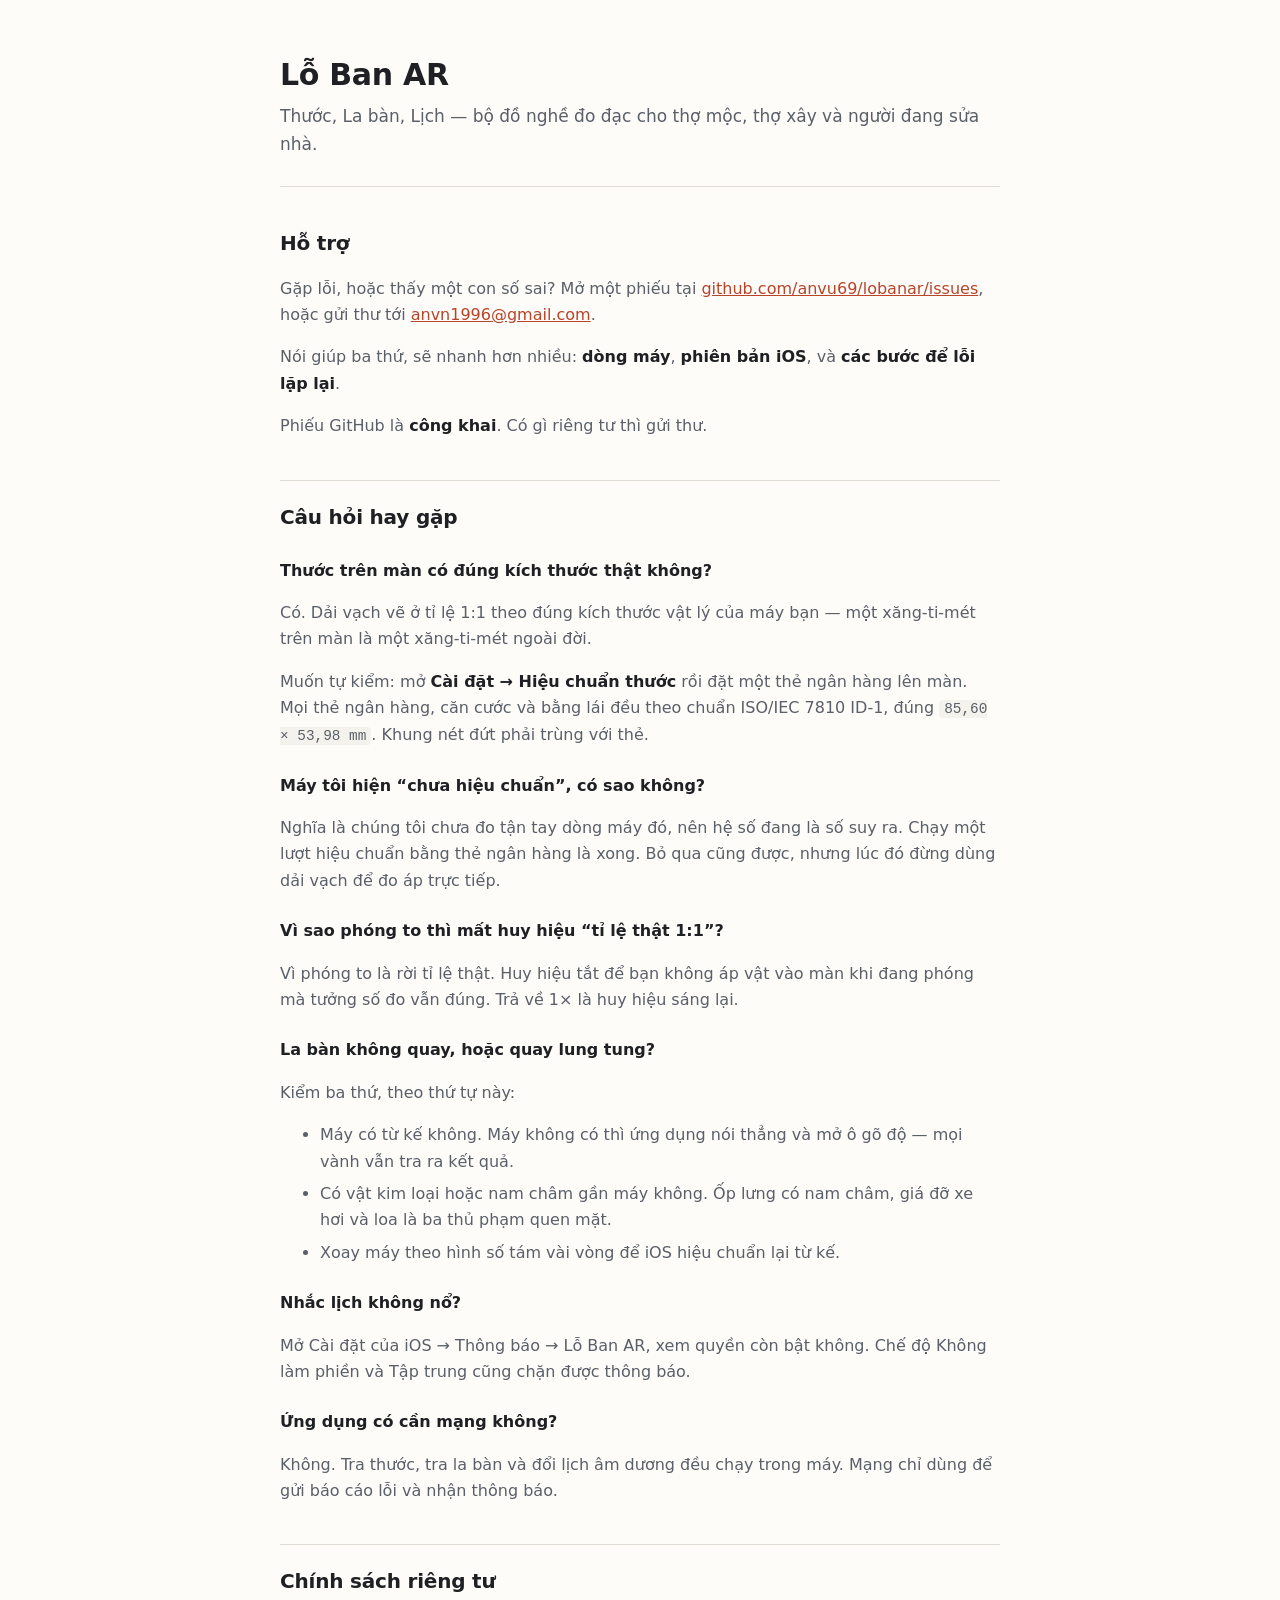
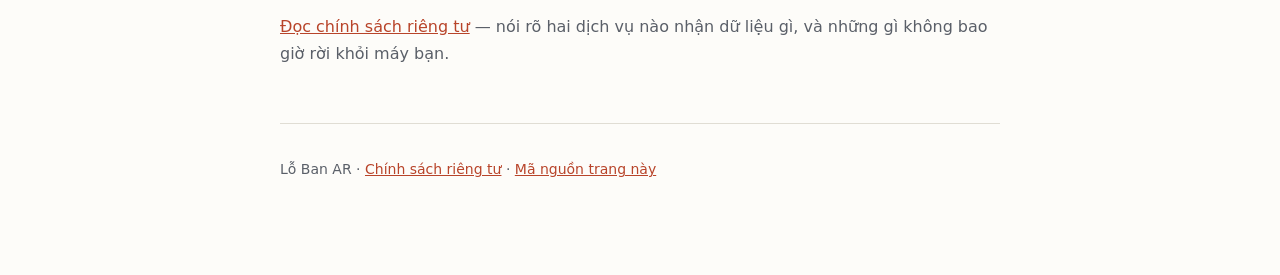
<file: index.html>
<!doctype html>
<html lang="vi">
<head>
<meta charset="utf-8">
<meta name="viewport" content="width=device-width, initial-scale=1">
<title>Lỗ Ban AR — Hỗ trợ</title>
<link rel="stylesheet" href="style.css">
</head>
<body>
<main>

<header>
  <h1>Lỗ Ban AR</h1>
  <p class="lede">Thước, La bàn, Lịch — bộ đồ nghề đo đạc cho thợ mộc, thợ xây
  và người đang sửa nhà.</p>
</header>

<h2>Hỗ trợ</h2>

<p>Gặp lỗi, hoặc thấy một con số sai? Mở một phiếu tại
<a href="https://github.com/anvu69/lobanar/issues">github.com/anvu69/lobanar/issues</a>,
hoặc gửi thư tới <a href="mailto:anvn1996@gmail.com">anvn1996@gmail.com</a>.</p>

<p>Nói giúp ba thứ, sẽ nhanh hơn nhiều: <strong>dòng máy</strong>,
<strong>phiên bản iOS</strong>, và <strong>các bước để lỗi lặp lại</strong>.</p>

<p>Phiếu GitHub là <strong>công khai</strong>. Có gì riêng tư thì gửi thư.</p>

<h2>Câu hỏi hay gặp</h2>

<h3>Thước trên màn có đúng kích thước thật không?</h3>

<p>Có. Dải vạch vẽ ở tỉ lệ 1:1 theo đúng kích thước vật lý của máy bạn — một
xăng-ti-mét trên màn là một xăng-ti-mét ngoài đời.</p>

<p>Muốn tự kiểm: mở <strong>Cài đặt → Hiệu chuẩn thước</strong> rồi đặt một thẻ
ngân hàng lên màn. Mọi thẻ ngân hàng, căn cước và bằng lái đều theo chuẩn
ISO/IEC 7810 ID-1, đúng <code>85,60 × 53,98 mm</code>. Khung nét đứt phải trùng
với thẻ.</p>

<h3>Máy tôi hiện “chưa hiệu chuẩn”, có sao không?</h3>

<p>Nghĩa là chúng tôi chưa đo tận tay dòng máy đó, nên hệ số đang là số suy ra.
Chạy một lượt hiệu chuẩn bằng thẻ ngân hàng là xong. Bỏ qua cũng được, nhưng
lúc đó đừng dùng dải vạch để đo áp trực tiếp.</p>

<h3>Vì sao phóng to thì mất huy hiệu “tỉ lệ thật 1:1”?</h3>

<p>Vì phóng to là rời tỉ lệ thật. Huy hiệu tắt để bạn không áp vật vào màn khi
đang phóng mà tưởng số đo vẫn đúng. Trả về 1× là huy hiệu sáng lại.</p>

<h3>La bàn không quay, hoặc quay lung tung?</h3>

<p>Kiểm ba thứ, theo thứ tự này:</p>

<ul>
  <li>Máy có từ kế không. Máy không có thì ứng dụng nói thẳng và mở ô gõ độ —
      mọi vành vẫn tra ra kết quả.</li>
  <li>Có vật kim loại hoặc nam châm gần máy không. Ốp lưng có nam châm, giá đỡ
      xe hơi và loa là ba thủ phạm quen mặt.</li>
  <li>Xoay máy theo hình số tám vài vòng để iOS hiệu chuẩn lại từ kế.</li>
</ul>

<h3>Nhắc lịch không nổ?</h3>

<p>Mở Cài đặt của iOS → Thông báo → Lỗ Ban AR, xem quyền còn bật không. Chế độ
Không làm phiền và Tập trung cũng chặn được thông báo.</p>

<h3>Ứng dụng có cần mạng không?</h3>

<p>Không. Tra thước, tra la bàn và đổi lịch âm dương đều chạy trong máy. Mạng
chỉ dùng để gửi báo cáo lỗi và nhận thông báo.</p>

<h2>Chính sách riêng tư</h2>

<p><a href="privacy/">Đọc chính sách riêng tư</a> — nói rõ hai dịch vụ nào nhận
dữ liệu gì, và những gì không bao giờ rời khỏi máy bạn.</p>

<footer>
  <p>Lỗ Ban AR · <a href="privacy/">Chính sách riêng tư</a> ·
  <a href="https://github.com/anvu69/lobanar">Mã nguồn trang này</a></p>
</footer>

</main>
</body>
</html>
</file>
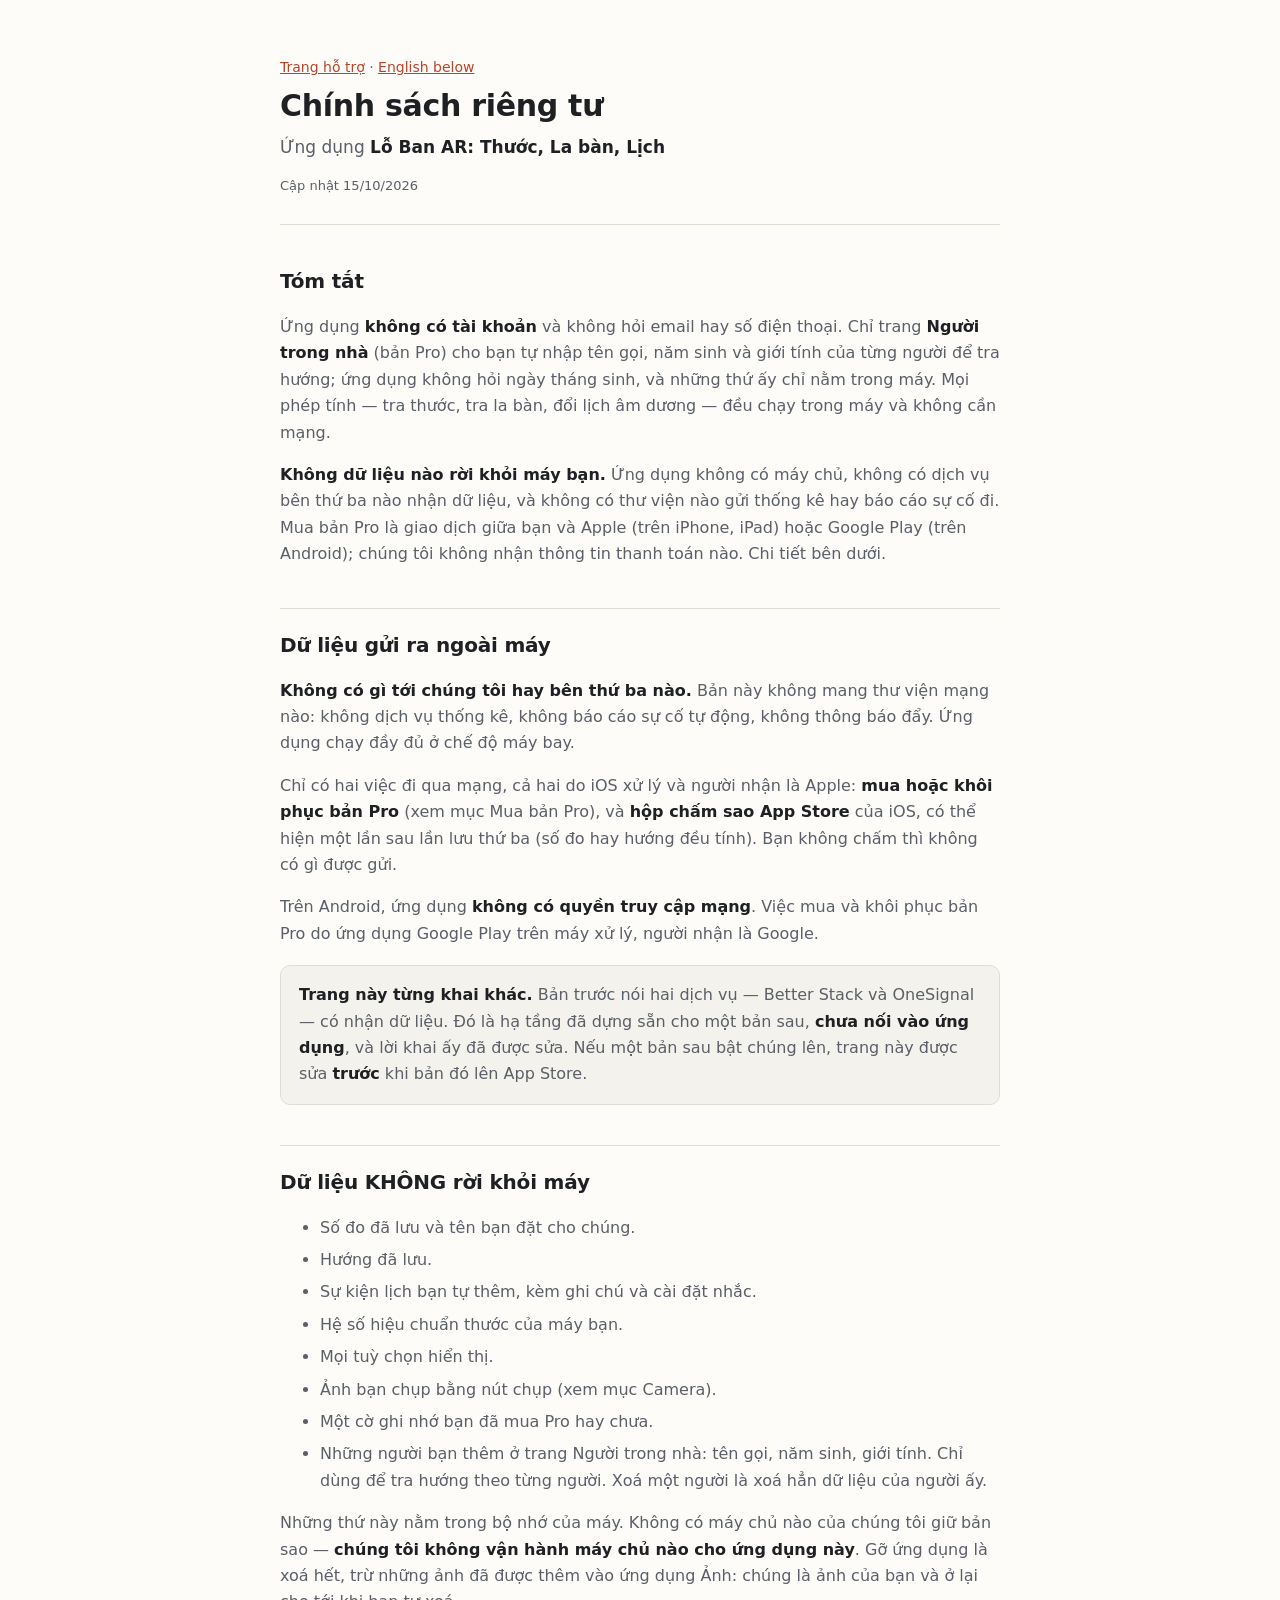
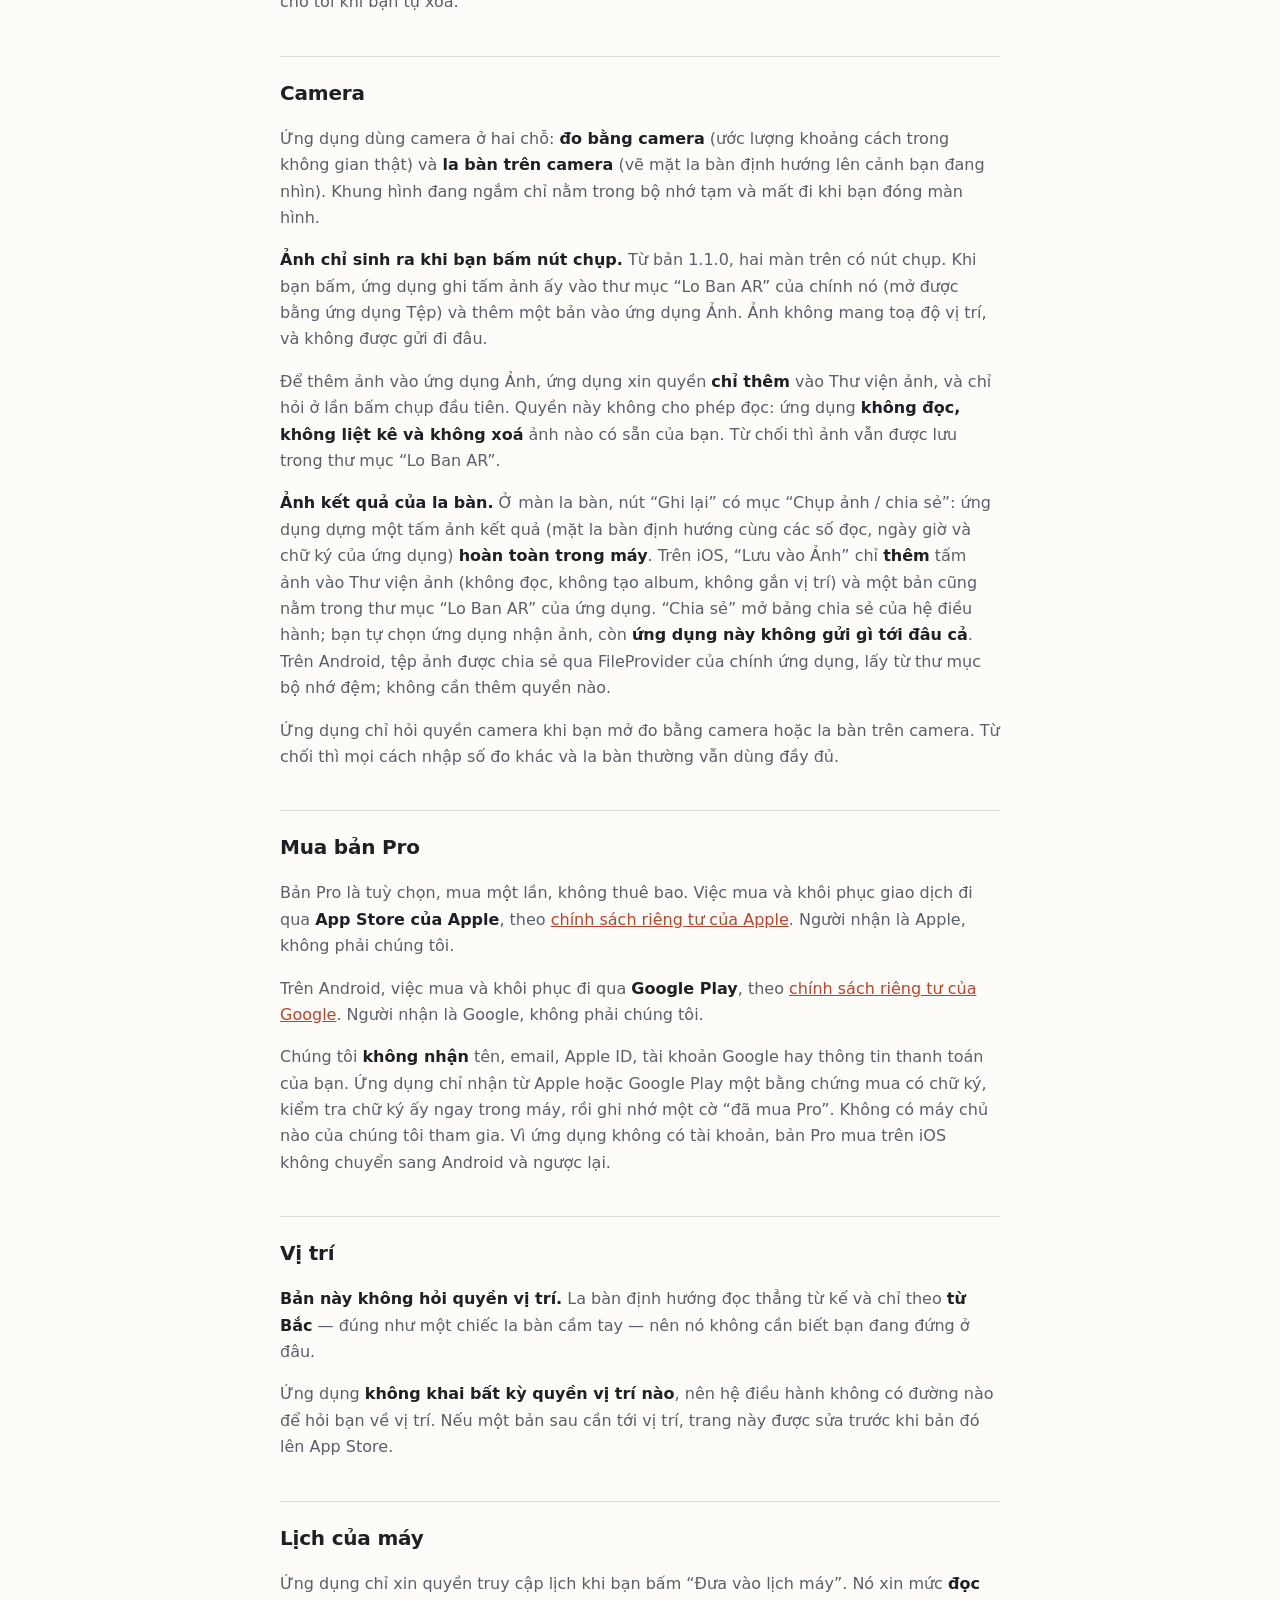
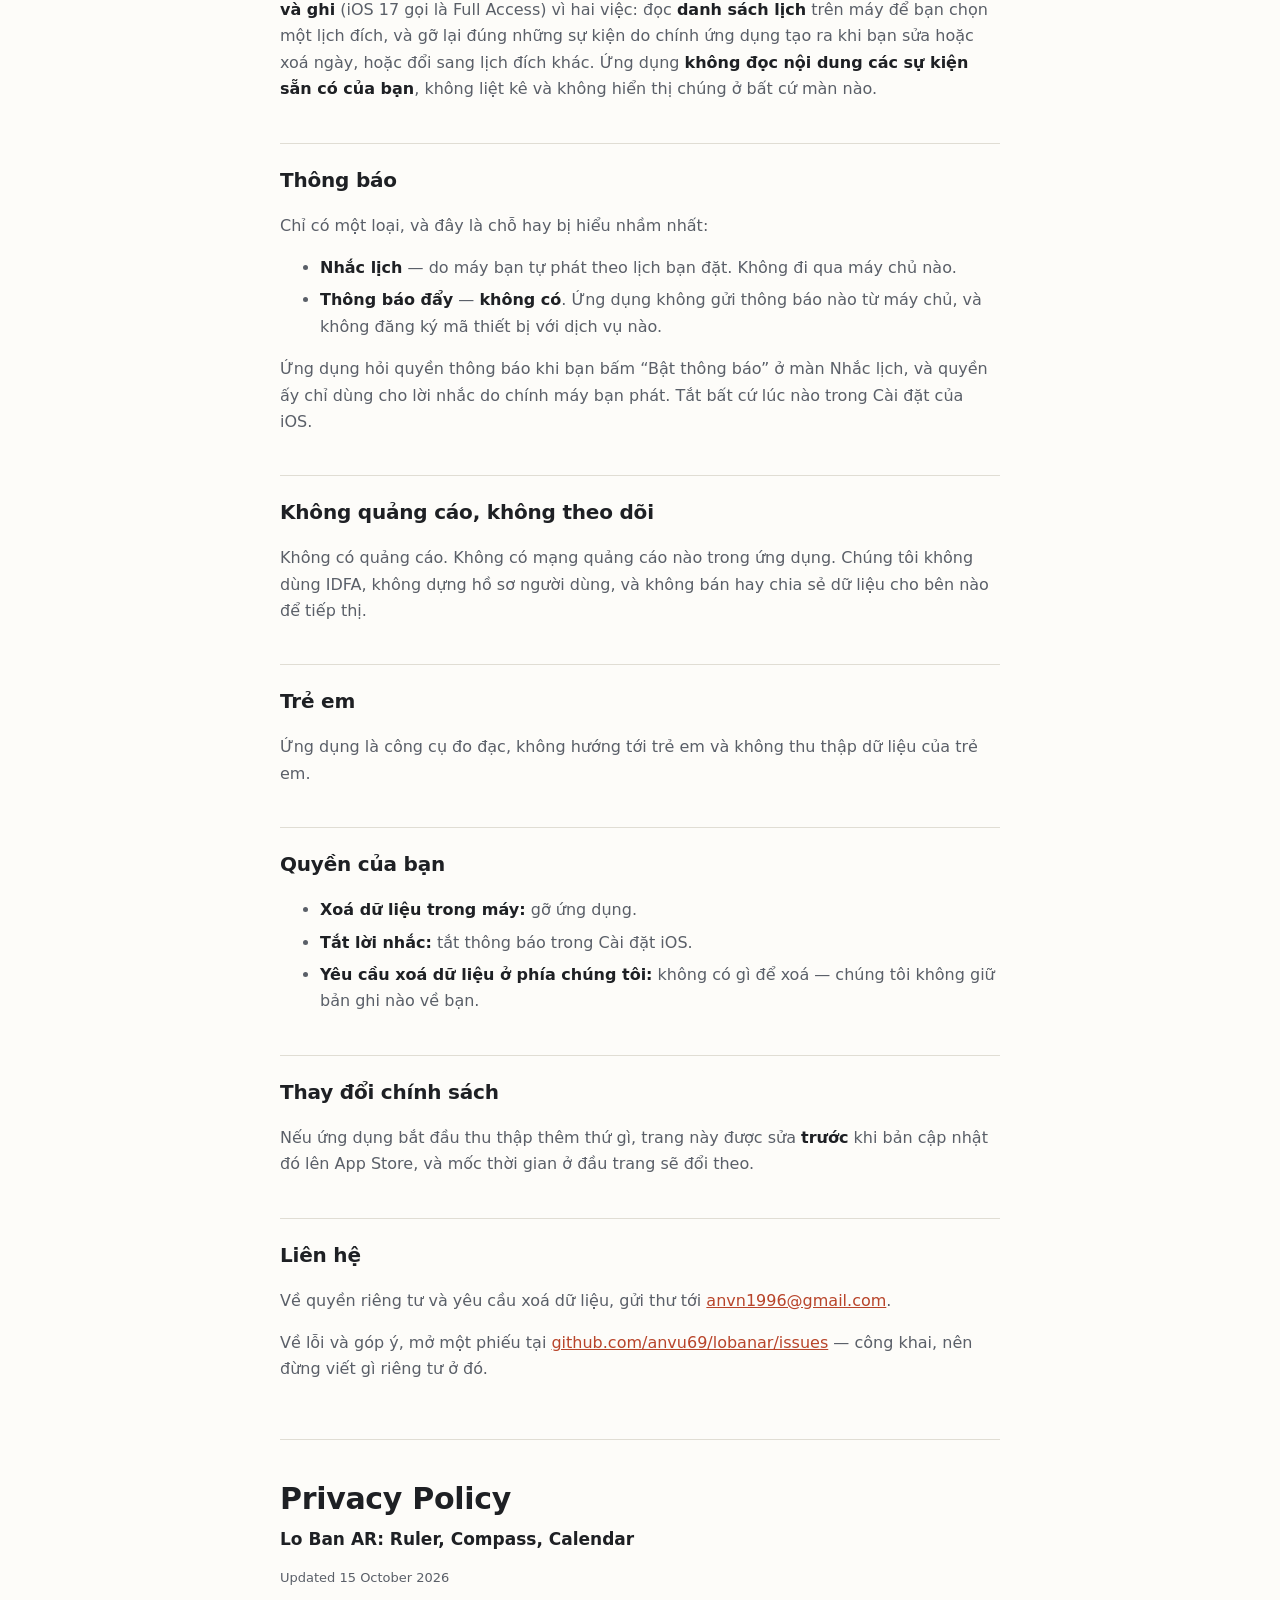
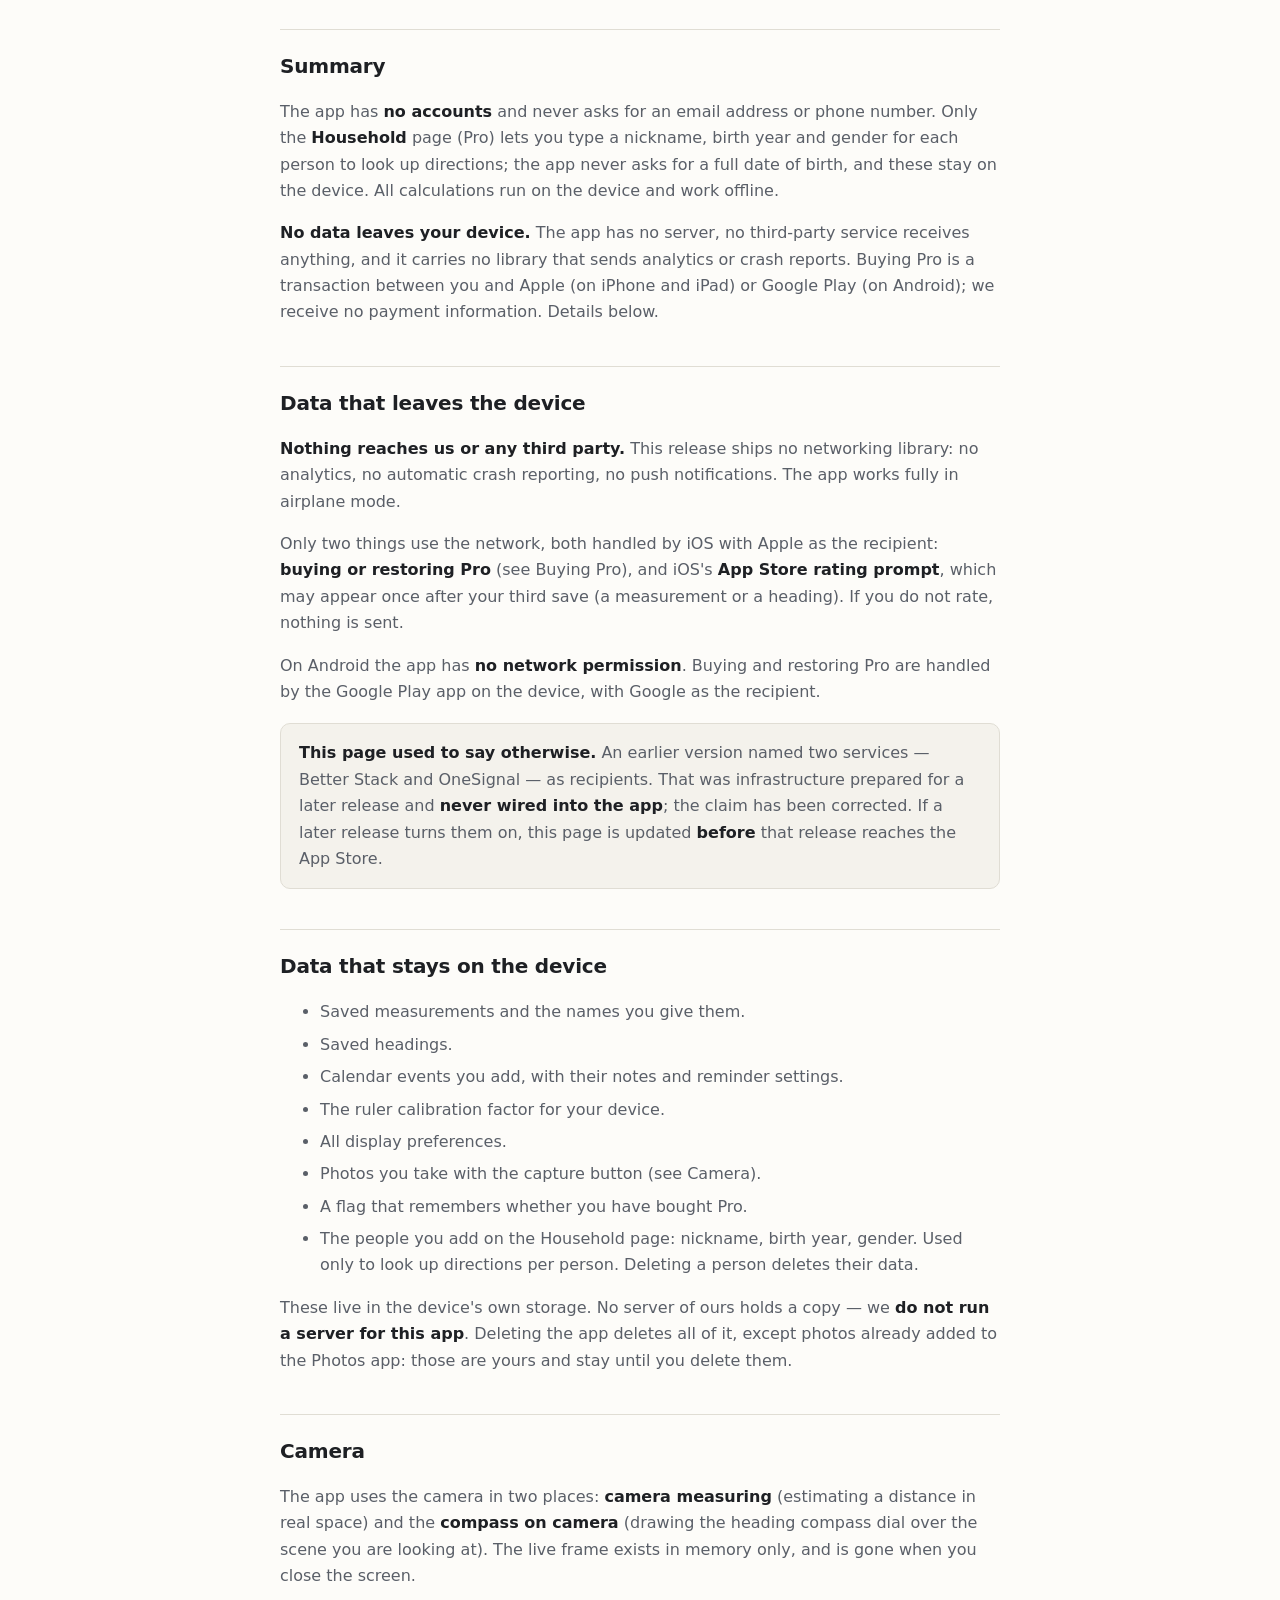
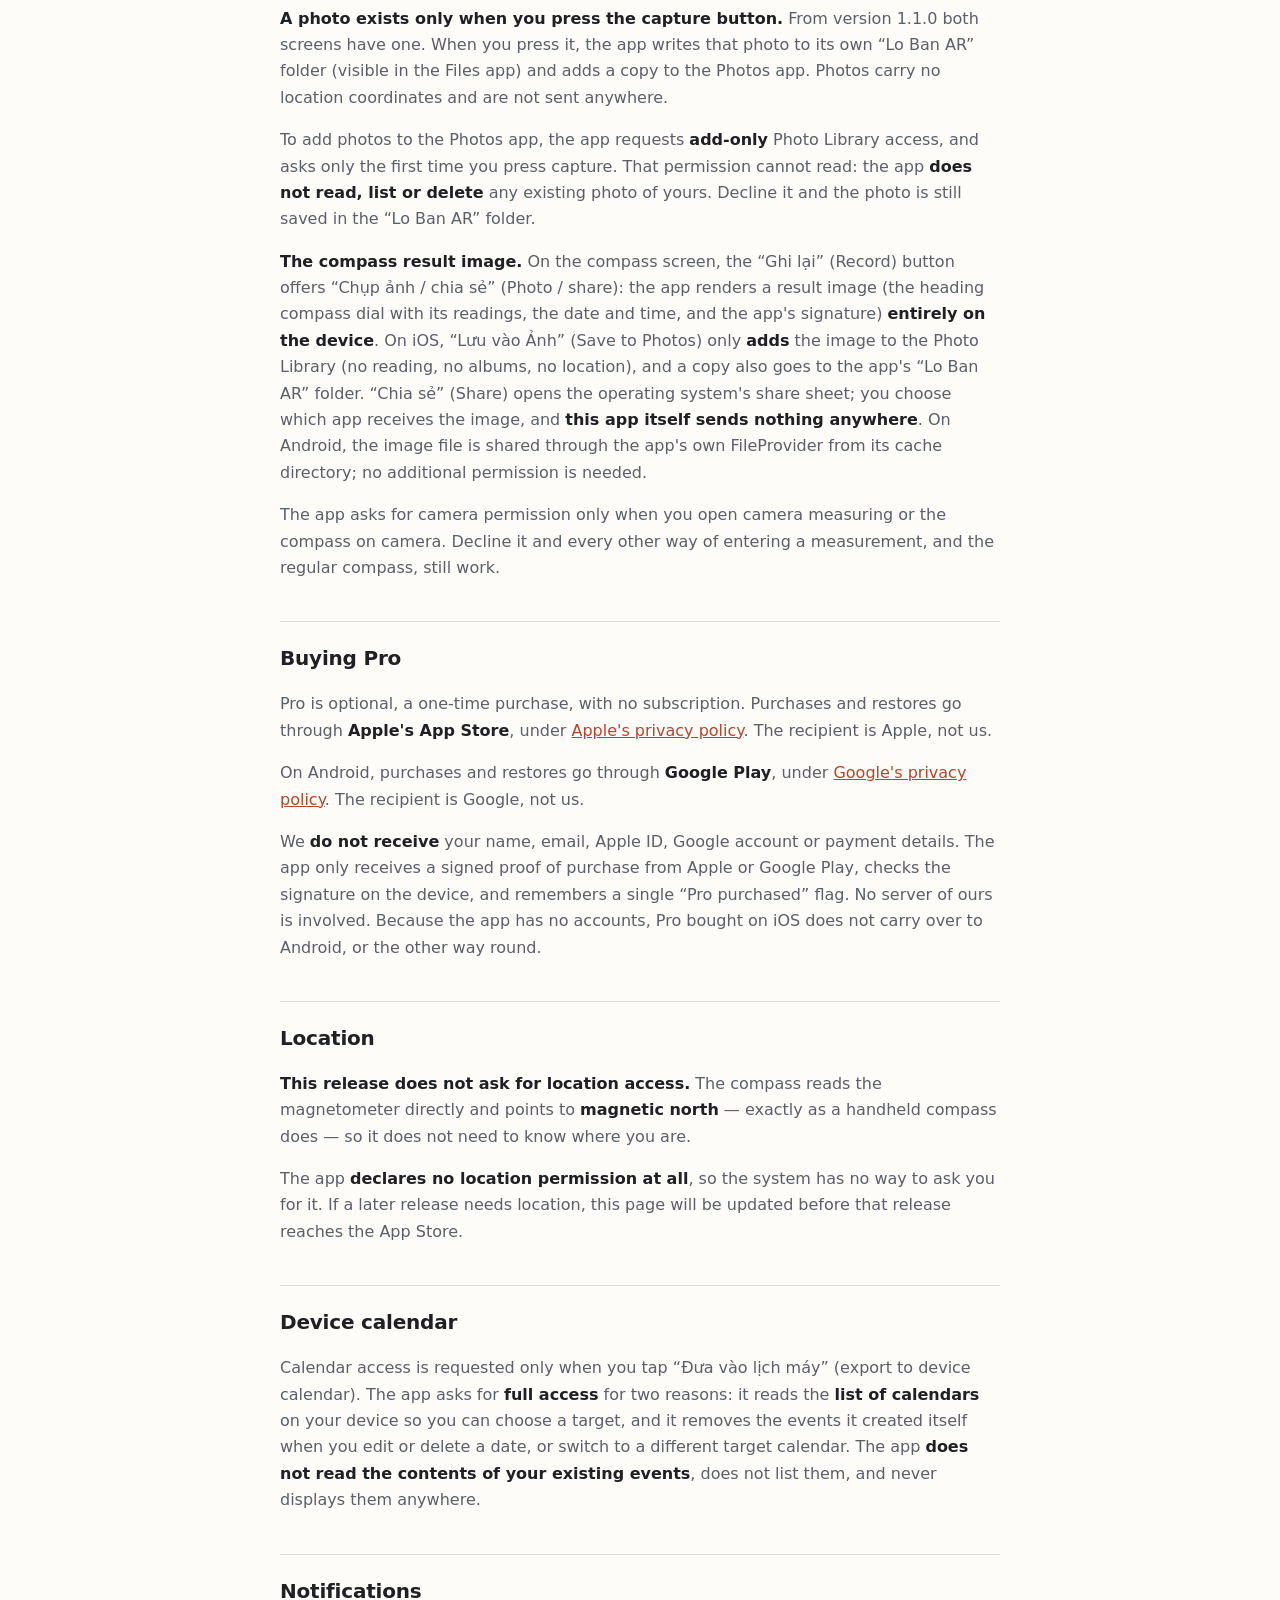
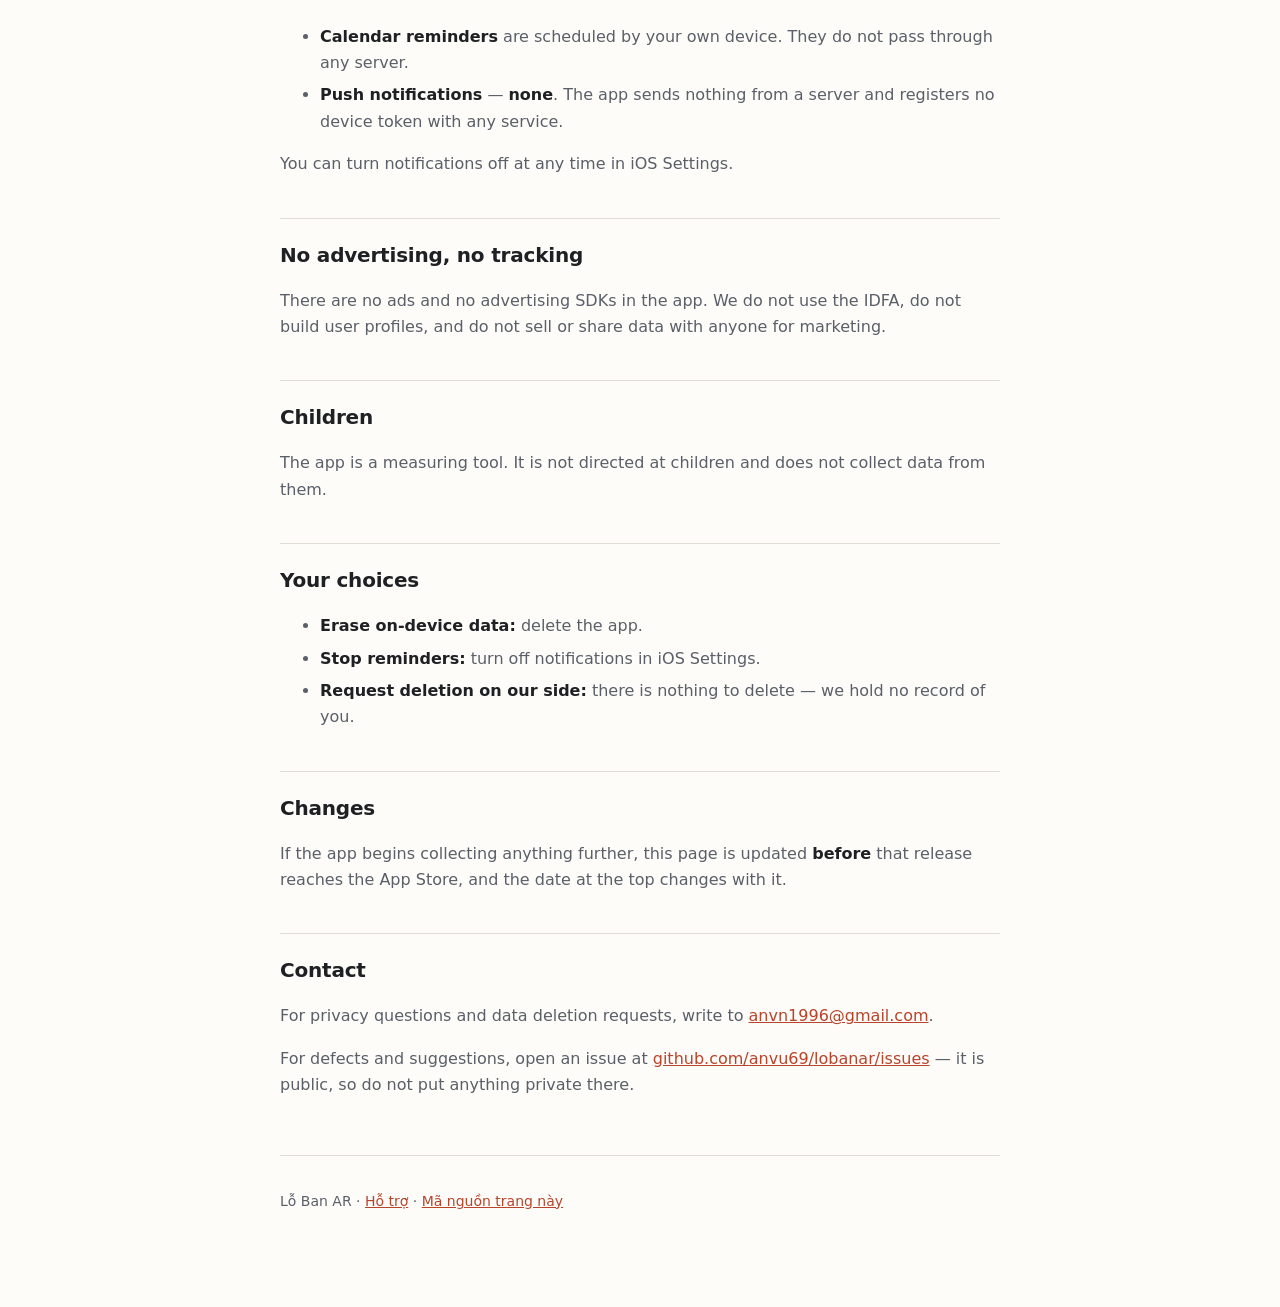
<file: privacy/index.html>
<!doctype html>
<html lang="vi">
<head>
<meta charset="utf-8">
<meta name="viewport" content="width=device-width, initial-scale=1">
<title>Chính sách riêng tư — Lỗ Ban AR</title>
<link rel="stylesheet" href="../style.css">
</head>
<body>
<main>

<header>
  <p class="langswitch"><a href="../">Trang hỗ trợ</a> · <a href="#english">English below</a></p>
  <h1>Chính sách riêng tư</h1>
  <p class="lede">Ứng dụng <strong>Lỗ Ban AR: Thước, La bàn, Lịch</strong></p>
  <p class="stamp">Cập nhật 15/10/2026</p>
</header>

<h2>Tóm tắt</h2>

<p>Ứng dụng <strong>không có tài khoản</strong> và không hỏi email hay số
điện thoại. Chỉ trang <strong>Người trong nhà</strong> (bản Pro) cho bạn tự
nhập tên gọi, năm sinh và giới tính của từng người để tra hướng; ứng dụng
không hỏi ngày tháng sinh, và những thứ ấy chỉ nằm trong máy. Mọi phép tính — tra thước, tra
la bàn, đổi lịch âm dương — đều chạy trong máy và không cần mạng.</p>

<p><strong>Không dữ liệu nào rời khỏi máy bạn.</strong> Ứng dụng không có
máy chủ, không có dịch vụ bên thứ ba nào nhận dữ liệu, và không có thư viện nào
gửi thống kê hay báo cáo sự cố đi. Mua bản Pro là giao dịch giữa bạn và
Apple (trên iPhone, iPad) hoặc Google Play (trên Android); chúng tôi không
nhận thông tin thanh toán nào. Chi tiết bên dưới.</p>

<h2>Dữ liệu gửi ra ngoài máy</h2>

<p><strong>Không có gì tới chúng tôi hay bên thứ ba nào.</strong> Bản này không
mang thư viện mạng nào: không dịch vụ thống kê, không báo cáo sự cố tự động,
không thông báo đẩy. Ứng dụng chạy đầy đủ ở chế độ máy bay.</p>

<p>Chỉ có hai việc đi qua mạng, cả hai do iOS xử lý và người nhận là Apple:
<strong>mua hoặc khôi phục bản Pro</strong> (xem mục Mua bản Pro), và
<strong>hộp chấm sao App Store</strong> của iOS, có thể hiện một lần sau lần
lưu thứ ba (số đo hay hướng đều tính). Bạn không chấm thì không có gì được gửi.</p>

<p>Trên Android, ứng dụng <strong>không có quyền truy cập mạng</strong>. Việc mua
và khôi phục bản Pro do ứng dụng Google Play trên máy xử lý, người nhận là
Google.</p>

<div class="box">
  <p style="margin:0"><strong>Trang này từng khai khác.</strong> Bản trước nói
  hai dịch vụ — Better Stack và OneSignal — có nhận dữ liệu. Đó là hạ tầng đã
  dựng sẵn cho một bản sau, <strong>chưa nối vào ứng dụng</strong>, và lời khai
  ấy đã được sửa. Nếu một bản sau bật chúng lên, trang này được sửa
  <strong>trước</strong> khi bản đó lên App Store.</p>
</div>

<h2>Dữ liệu KHÔNG rời khỏi máy</h2>

<ul>
  <li>Số đo đã lưu và tên bạn đặt cho chúng.</li>
  <li>Hướng đã lưu.</li>
  <li>Sự kiện lịch bạn tự thêm, kèm ghi chú và cài đặt nhắc.</li>
  <li>Hệ số hiệu chuẩn thước của máy bạn.</li>
  <li>Mọi tuỳ chọn hiển thị.</li>
  <li>Ảnh bạn chụp bằng nút chụp (xem mục Camera).</li>
  <li>Một cờ ghi nhớ bạn đã mua Pro hay chưa.</li>
  <li>Những người bạn thêm ở trang Người trong nhà: tên gọi, năm sinh, giới
  tính. Chỉ dùng để tra hướng theo từng người. Xoá một người là xoá hẳn dữ
  liệu của người ấy.</li>
</ul>

<p>Những thứ này nằm trong bộ nhớ của máy. Không có máy chủ nào của chúng tôi
giữ bản sao — <strong>chúng tôi không vận hành máy chủ nào cho ứng dụng
này</strong>. Gỡ ứng dụng là xoá hết, trừ những ảnh đã được thêm vào ứng
dụng Ảnh: chúng là ảnh của bạn và ở lại cho tới khi bạn tự xoá.</p>

<h2>Camera</h2>

<p>Ứng dụng dùng camera ở hai chỗ: <strong>đo bằng camera</strong> (ước lượng
khoảng cách trong không gian thật) và <strong>la bàn trên camera</strong> (vẽ mặt
la bàn định hướng lên cảnh bạn đang nhìn). Khung hình đang ngắm chỉ nằm trong bộ
nhớ tạm và mất đi khi bạn đóng màn hình.</p>

<p><strong>Ảnh chỉ sinh ra khi bạn bấm nút chụp.</strong> Từ bản 1.1.0, hai
màn trên có nút chụp. Khi bạn bấm, ứng dụng ghi tấm ảnh ấy vào thư mục
“Lo Ban AR” của chính nó (mở được bằng ứng dụng Tệp) và thêm một bản vào ứng
dụng Ảnh. Ảnh không mang toạ độ vị trí, và không được gửi đi đâu.</p>

<p>Để thêm ảnh vào ứng dụng Ảnh, ứng dụng xin quyền <strong>chỉ thêm</strong>
vào Thư viện ảnh, và chỉ hỏi ở lần bấm chụp đầu tiên. Quyền này không cho phép
đọc: ứng dụng <strong>không đọc, không liệt kê và không xoá</strong> ảnh nào
có sẵn của bạn. Từ chối thì ảnh vẫn được lưu trong thư mục “Lo Ban AR”.</p>

<p><strong>Ảnh kết quả của la bàn.</strong> Ở màn la bàn, nút “Ghi lại” có mục
“Chụp ảnh / chia sẻ”: ứng dụng dựng một tấm ảnh kết quả (mặt la bàn định hướng
cùng các số đọc, ngày giờ và chữ ký của ứng dụng) <strong>hoàn toàn trong
máy</strong>. Trên iOS, “Lưu vào Ảnh” chỉ <strong>thêm</strong> tấm ảnh vào Thư
viện ảnh (không đọc, không tạo album, không gắn vị trí) và một bản cũng nằm
trong thư mục “Lo Ban AR” của ứng dụng. “Chia sẻ” mở bảng chia sẻ của hệ điều
hành; bạn tự chọn ứng dụng nhận ảnh, còn <strong>ứng dụng này không gửi gì tới
đâu cả</strong>. Trên Android, tệp ảnh được chia sẻ qua FileProvider của chính
ứng dụng, lấy từ thư mục bộ nhớ đệm; không cần thêm quyền nào.</p>

<p>Ứng dụng chỉ hỏi quyền camera khi bạn mở đo bằng camera hoặc la bàn trên
camera. Từ chối thì mọi cách nhập số đo khác và la bàn thường vẫn dùng đầy
đủ.</p>

<h2>Mua bản Pro</h2>

<p>Bản Pro là tuỳ chọn, mua một lần, không thuê bao. Việc mua và khôi phục giao
dịch đi qua <strong>App Store của Apple</strong>, theo
<a href="https://www.apple.com/legal/privacy/">chính sách riêng tư của
Apple</a>. Người nhận là Apple, không phải chúng tôi.</p>

<p>Trên Android, việc mua và khôi phục đi qua <strong>Google Play</strong>, theo
<a href="https://policies.google.com/privacy">chính sách riêng tư của
Google</a>. Người nhận là Google, không phải chúng tôi.</p>

<p>Chúng tôi <strong>không nhận</strong> tên, email, Apple ID, tài khoản Google
hay thông tin thanh toán của bạn. Ứng dụng chỉ nhận từ Apple hoặc Google Play
một bằng chứng mua có chữ ký, kiểm tra chữ ký ấy ngay trong máy, rồi ghi nhớ
một cờ “đã mua Pro”. Không có máy chủ nào của chúng tôi tham gia. Vì ứng dụng
không có tài khoản, bản Pro mua trên iOS không chuyển sang Android và ngược
lại.</p>

<h2>Vị trí</h2>

<p><strong>Bản này không hỏi quyền vị trí.</strong> La bàn định hướng đọc thẳng
từ kế và chỉ theo <strong>từ Bắc</strong> — đúng như một chiếc la bàn cầm tay —
nên nó không cần biết bạn đang đứng ở đâu.</p>

<p>Ứng dụng <strong>không khai bất kỳ quyền vị trí nào</strong>, nên hệ điều
hành không có đường nào để hỏi bạn về vị trí. Nếu một bản sau cần tới vị trí,
trang này được sửa trước khi bản đó lên App Store.</p>

<h2>Lịch của máy</h2>

<p>Ứng dụng chỉ xin quyền truy cập lịch khi bạn bấm “Đưa vào lịch máy”. Nó xin
mức <strong>đọc và ghi</strong> (iOS 17 gọi là Full Access) vì hai việc: đọc
<strong>danh sách lịch</strong> trên máy để bạn chọn một lịch đích, và gỡ lại đúng
những sự kiện do chính ứng dụng tạo ra khi bạn sửa hoặc xoá ngày, hoặc đổi sang
lịch đích khác. Ứng dụng <strong>không đọc nội dung các sự kiện sẵn có của
bạn</strong>, không liệt kê và không hiển thị chúng ở bất cứ màn nào.</p>

<h2>Thông báo</h2>

<p>Chỉ có một loại, và đây là chỗ hay bị hiểu nhầm nhất:</p>

<ul>
  <li><strong>Nhắc lịch</strong> — do máy bạn tự phát theo lịch bạn đặt.
      Không đi qua máy chủ nào.</li>
  <li><strong>Thông báo đẩy</strong> — <strong>không có</strong>. Ứng dụng
      không gửi thông báo nào từ máy chủ, và không đăng ký mã thiết bị với dịch
      vụ nào.</li>
</ul>

<p>Ứng dụng hỏi quyền thông báo khi bạn bấm “Bật thông báo” ở màn Nhắc lịch, và
quyền ấy chỉ dùng cho lời nhắc do chính máy bạn phát. Tắt bất cứ lúc nào trong
Cài đặt của iOS.</p>

<h2>Không quảng cáo, không theo dõi</h2>

<p>Không có quảng cáo. Không có mạng quảng cáo nào trong ứng dụng. Chúng tôi
không dùng IDFA, không dựng hồ sơ người dùng, và không bán hay chia sẻ dữ liệu
cho bên nào để tiếp thị.</p>

<h2>Trẻ em</h2>

<p>Ứng dụng là công cụ đo đạc, không hướng tới trẻ em và không thu thập dữ liệu
của trẻ em.</p>

<h2>Quyền của bạn</h2>

<ul>
  <li><strong>Xoá dữ liệu trong máy:</strong> gỡ ứng dụng.</li>
  <li><strong>Tắt lời nhắc:</strong> tắt thông báo trong Cài đặt iOS.</li>
  <li><strong>Yêu cầu xoá dữ liệu ở phía chúng tôi:</strong> không có gì để
      xoá — chúng tôi không giữ bản ghi nào về bạn.</li>
</ul>

<h2>Thay đổi chính sách</h2>

<p>Nếu ứng dụng bắt đầu thu thập thêm thứ gì, trang này được sửa
<strong>trước</strong> khi bản cập nhật đó lên App Store, và mốc thời gian ở đầu
trang sẽ đổi theo.</p>

<h2>Liên hệ</h2>

<p>Về quyền riêng tư và yêu cầu xoá dữ liệu, gửi thư tới
<a href="mailto:anvn1996@gmail.com">anvn1996@gmail.com</a>.</p>

<p>Về lỗi và góp ý, mở một phiếu tại
<a href="https://github.com/anvu69/lobanar/issues">github.com/anvu69/lobanar/issues</a>
— công khai, nên đừng viết gì riêng tư ở đó.</p>

<hr style="border:none;border-top:1px solid var(--rule);margin:56px 0 0">

<h1 id="english" style="margin-top:40px">Privacy Policy</h1>
<p class="lede"><strong>Lo Ban AR: Ruler, Compass, Calendar</strong></p>
<p class="stamp">Updated 15 October 2026</p>

<h2>Summary</h2>

<p>The app has <strong>no accounts</strong> and never asks for an email address
or phone number. Only the <strong>Household</strong> page (Pro) lets you type
a nickname, birth year and gender for each person to look up directions; the
app never asks for a full date of birth, and these stay on the device. All
calculations run on the device and work offline.</p>

<p><strong>No data leaves your device.</strong> The app has no server, no
third-party service receives anything, and it carries no library that sends
analytics or crash reports. Buying Pro is a transaction between you and Apple
(on iPhone and iPad) or Google Play (on Android); we receive no payment
information. Details below.</p>

<h2>Data that leaves the device</h2>

<p><strong>Nothing reaches us or any third party.</strong> This release ships no
networking library: no analytics, no automatic crash reporting, no push
notifications. The app works fully in airplane mode.</p>

<p>Only two things use the network, both handled by iOS with Apple as the
recipient: <strong>buying or restoring Pro</strong> (see Buying Pro), and iOS's
<strong>App Store rating prompt</strong>, which may appear once after your third
save (a measurement or a heading). If you do not rate, nothing is sent.</p>

<p>On Android the app has <strong>no network permission</strong>. Buying and
restoring Pro are handled by the Google Play app on the device, with Google as
the recipient.</p>

<div class="box">
  <p style="margin:0"><strong>This page used to say otherwise.</strong> An
  earlier version named two services — Better Stack and OneSignal — as
  recipients. That was infrastructure prepared for a later release and
  <strong>never wired into the app</strong>; the claim has been corrected. If a
  later release turns them on, this page is updated <strong>before</strong> that
  release reaches the App Store.</p>
</div>

<h2>Data that stays on the device</h2>

<ul>
  <li>Saved measurements and the names you give them.</li>
  <li>Saved headings.</li>
  <li>Calendar events you add, with their notes and reminder settings.</li>
  <li>The ruler calibration factor for your device.</li>
  <li>All display preferences.</li>
  <li>Photos you take with the capture button (see Camera).</li>
  <li>A flag that remembers whether you have bought Pro.</li>
  <li>The people you add on the Household page: nickname, birth year, gender.
  Used only to look up directions per person. Deleting a person deletes their
  data.</li>
</ul>

<p>These live in the device's own storage. No server of ours holds a copy — we
<strong>do not run a server for this app</strong>. Deleting the app deletes all
of it, except photos already added to the Photos app: those are yours and stay
until you delete them.</p>

<h2>Camera</h2>

<p>The app uses the camera in two places: <strong>camera measuring</strong>
(estimating a distance in real space) and the <strong>compass on
camera</strong> (drawing the heading compass dial over the scene you are looking
at). The live frame exists in memory only, and is gone when you close the
screen.</p>

<p><strong>A photo exists only when you press the capture button.</strong> From
version 1.1.0 both screens have one. When you press it, the app writes that
photo to its own “Lo Ban AR” folder (visible in the Files app) and adds a copy
to the Photos app. Photos carry no location coordinates and are not sent
anywhere.</p>

<p>To add photos to the Photos app, the app requests <strong>add-only</strong>
Photo Library access, and asks only the first time you press capture. That
permission cannot read: the app <strong>does not read, list or delete</strong>
any existing photo of yours. Decline it and the photo is still saved in the
“Lo Ban AR” folder.</p>

<p><strong>The compass result image.</strong> On the compass screen, the “Ghi
lại” (Record) button offers “Chụp ảnh / chia sẻ” (Photo / share): the app renders
a result image (the heading compass dial with its readings, the date and time,
and the app's signature) <strong>entirely on the device</strong>. On iOS, “Lưu
vào Ảnh” (Save to Photos) only <strong>adds</strong> the image to the Photo
Library (no reading, no albums, no location), and a copy also goes to the app's
“Lo Ban AR” folder. “Chia sẻ” (Share) opens the operating system's share sheet;
you choose which app receives the image, and <strong>this app itself sends
nothing anywhere</strong>. On Android, the image file is shared through the
app's own FileProvider from its cache directory; no additional permission is
needed.</p>

<p>The app asks for camera permission only when you open camera measuring or the
compass on camera. Decline it and every other way of entering a measurement,
and the regular compass, still work.</p>

<h2>Buying Pro</h2>

<p>Pro is optional, a one-time purchase, with no subscription. Purchases and
restores go through <strong>Apple's App Store</strong>, under
<a href="https://www.apple.com/legal/privacy/">Apple's privacy policy</a>. The
recipient is Apple, not us.</p>

<p>On Android, purchases and restores go through <strong>Google Play</strong>,
under <a href="https://policies.google.com/privacy">Google's privacy
policy</a>. The recipient is Google, not us.</p>

<p>We <strong>do not receive</strong> your name, email, Apple ID, Google account
or payment details. The app only receives a signed proof of purchase from Apple
or Google Play, checks the signature on the device, and remembers a single “Pro
purchased” flag. No server of ours is involved. Because the app has no
accounts, Pro bought on iOS does not carry over to Android, or the other way
round.</p>

<h2>Location</h2>

<p><strong>This release does not ask for location access.</strong> The compass
reads the magnetometer directly and points to <strong>magnetic north</strong> —
exactly as a handheld compass does — so it does not need to know where you
are.</p>

<p>The app <strong>declares no location permission at all</strong>, so the
system has no way to ask you for it. If a later release needs location, this
page will be updated before that release reaches the App Store.</p>

<h2>Device calendar</h2>

<p>Calendar access is requested only when you tap “Đưa vào lịch máy” (export to
device calendar). The app asks for <strong>full access</strong> for two reasons:
it reads the <strong>list of calendars</strong> on your device so you can choose a
target, and it removes the events it created itself when you edit or delete a
date, or switch to a different target calendar. The app <strong>does not read the
contents of your existing events</strong>, does not list them, and never displays
them anywhere.</p>

<h2>Notifications</h2>

<ul>
  <li><strong>Calendar reminders</strong> are scheduled by your own device. They
      do not pass through any server.</li>
  <li><strong>Push notifications</strong> — <strong>none</strong>. The app
      sends nothing from a server and registers no device token with any
      service.</li>
</ul>

<p>You can turn notifications off at any time in iOS Settings.</p>

<h2>No advertising, no tracking</h2>

<p>There are no ads and no advertising SDKs in the app. We do not use the IDFA,
do not build user profiles, and do not sell or share data with anyone for
marketing.</p>

<h2>Children</h2>

<p>The app is a measuring tool. It is not directed at children and does not
collect data from them.</p>

<h2>Your choices</h2>

<ul>
  <li><strong>Erase on-device data:</strong> delete the app.</li>
  <li><strong>Stop reminders:</strong> turn off notifications in iOS
      Settings.</li>
  <li><strong>Request deletion on our side:</strong> there is nothing to
      delete — we hold no record of you.</li>
</ul>

<h2>Changes</h2>

<p>If the app begins collecting anything further, this page is updated
<strong>before</strong> that release reaches the App Store, and the date at the
top changes with it.</p>

<h2>Contact</h2>

<p>For privacy questions and data deletion requests, write to
<a href="mailto:anvn1996@gmail.com">anvn1996@gmail.com</a>.</p>

<p>For defects and suggestions, open an issue at
<a href="https://github.com/anvu69/lobanar/issues">github.com/anvu69/lobanar/issues</a>
— it is public, so do not put anything private there.</p>

<footer>
  <p>Lỗ Ban AR · <a href="../">Hỗ trợ</a> · <a href="https://github.com/anvu69/lobanar">Mã nguồn trang này</a></p>
</footer>

</main>
</body>
</html>
</file>
<file: style.css>
:root {
  --paper: #fdfcf9;
  --paper2: #f4f2ec;
  --ink: #1e2024;
  --ink2: #5a5f68;
  --rule: #e0ddd4;
  --accent: #b8442a;
  --gold: #a8842c;
}

@media (prefers-color-scheme: dark) {
  :root {
    --paper: #16181b;
    --paper2: #1e2126;
    --ink: #e9e6df;
    --ink2: #a0a5ad;
    --rule: #30343a;
    --accent: #e07a5c;
    --gold: #d4ac52;
  }
}

* { box-sizing: border-box; }

body {
  margin: 0;
  padding: 0 20px 80px;
  background: var(--paper);
  color: var(--ink);
  font: 16px/1.65 -apple-system, BlinkMacSystemFont, "Segoe UI", system-ui, sans-serif;
  -webkit-text-size-adjust: 100%;
}

main { max-width: 720px; margin: 0 auto; }

header {
  padding: 56px 0 28px;
  border-bottom: 1px solid var(--rule);
  margin-bottom: 36px;
}

h1 { font-size: 30px; line-height: 1.25; margin: 0 0 8px; letter-spacing: -0.01em; }
h2 {
  font-size: 20px;
  margin: 40px 0 12px;
  padding-top: 20px;
  border-top: 1px solid var(--rule);
  letter-spacing: -0.01em;
}
h2:first-of-type { border-top: none; padding-top: 0; }
h3 { font-size: 16px; margin: 24px 0 8px; }

p, li { color: var(--ink2); }
li { margin-bottom: 6px; }
strong, b { color: var(--ink); font-weight: 600; }

.lede { font-size: 17px; color: var(--ink2); margin: 0; }
.stamp { font-size: 13px; color: var(--ink2); margin: 14px 0 0; }

a { color: var(--accent); }

.box {
  background: var(--paper2);
  border: 1px solid var(--rule);
  border-radius: 10px;
  padding: 16px 18px;
  margin: 18px 0;
}
.box.flag { border-left: 3px solid var(--gold); }

table {
  width: 100%;
  border-collapse: collapse;
  margin: 16px 0;
  font-size: 14.5px;
}
th, td {
  text-align: left;
  padding: 10px 12px 10px 0;
  border-bottom: 1px solid var(--rule);
  vertical-align: top;
}
th { color: var(--ink); font-weight: 600; }
td { color: var(--ink2); }

.langswitch {
  font-size: 14px;
  margin: 0 0 8px;
  color: var(--ink2);
}

footer {
  margin-top: 56px;
  padding-top: 20px;
  border-top: 1px solid var(--rule);
  font-size: 14px;
  color: var(--ink2);
}

code {
  font-family: ui-monospace, SFMono-Regular, Menlo, monospace;
  font-size: 0.9em;
  background: var(--paper2);
  padding: 1px 5px;
  border-radius: 4px;
}
</file>
